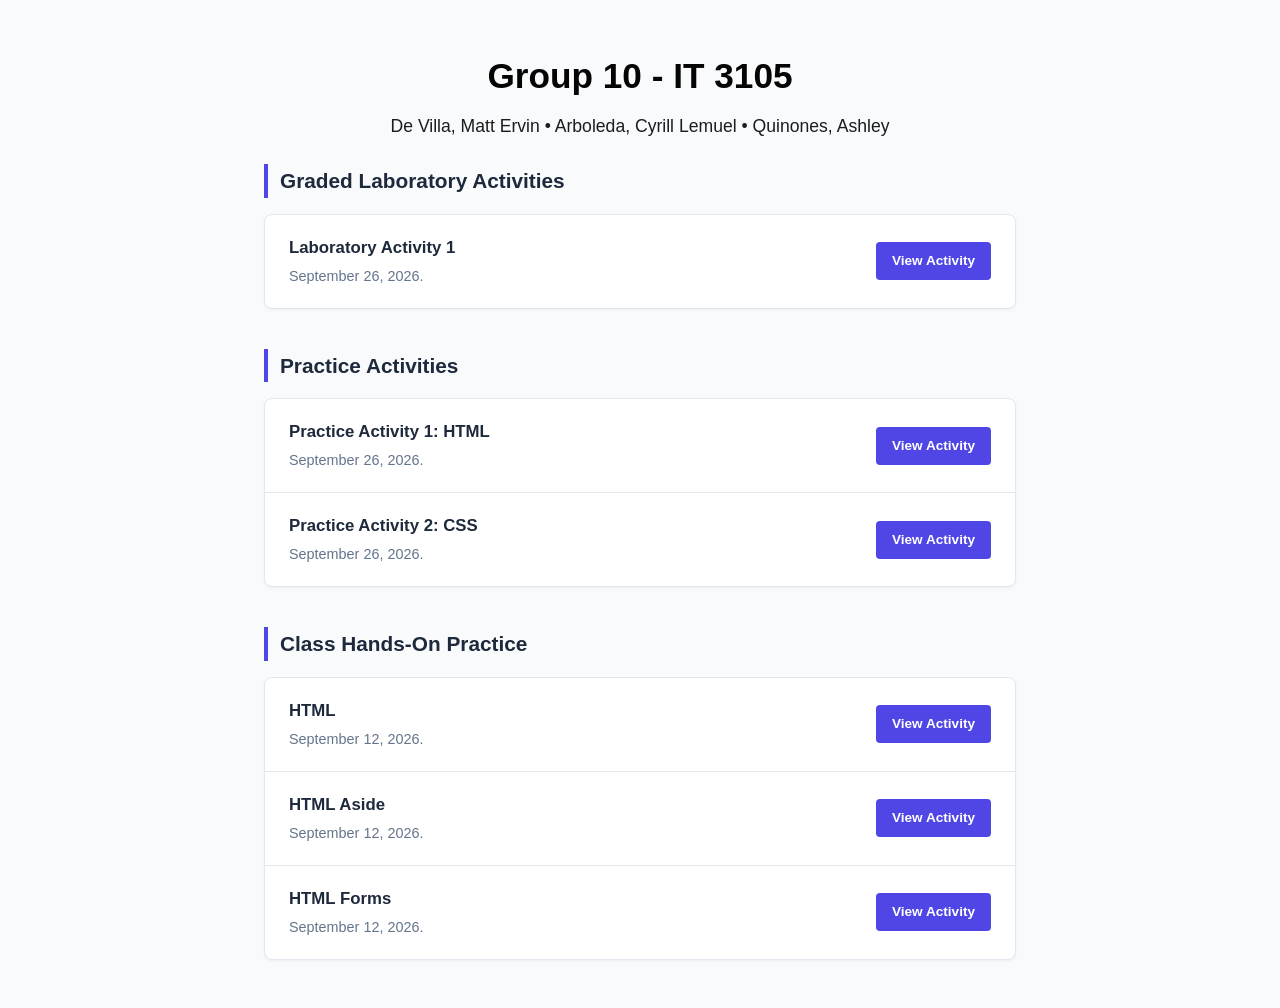
<file: index.html>
<!DOCTYPE html>
<html lang="en">
<head>
    <meta charset="UTF-8">
    <meta name="viewport" content="width=device-width, initial-scale=1.0">
    <title>Class Activity Repository</title>
    <link rel="stylesheet" href="style.css">
</head>
<body>

    <!-- Banner Header -->
    <header>
        <h1>Group 10 - IT 3105</h1>
        <p>De Villa, Matt Ervin &bull; Arboleda, Cyrill Lemuel &bull; Quinones, Ashley</p>
    </header>

    <!-- Main Content Area -->
    <main>
        
        <!-- Section: Current Module -->
        <h2 class="section-title">Graded Laboratory Activities</h2>
        <ul class="activity-list">
            <li>
                <span class="activity-info">
                    <strong>Laboratory Activity 1</strong>
                    <p>September 26, 2026.</p>
                </span>
                <a href="Laboratory activities\laboratory_1.html" class="btn">View Activity</a>
            </li>
        </ul>

        <!-- Practice Acts -->

        <h2 class="section-title">Practice Activities</h2>
        <ul class="activity-list">
            <li>
                <span class="activity-info">
                    <strong>Practice Activity 1: HTML</strong>
                    <p>September 26, 2026.</p>
                </span>
                <a href="#" class="btn">View Activity</a>
            </li>
            <li>
                <span class="activity-info">
                    <strong>Practice Activity 2: CSS</strong>
                    <p>September 26, 2026.</p>
                </span>
                <a href="#" class="btn">View Activity</a>
            </li>
        </ul>

        <!-- Class Hands- On Practice-->

        <h2 class="section-title">Class Hands-On Practice</h2>
        <ul class="activity-list">
            <li>
                <span class="activity-info">
                    <strong>HTML</strong>
                    <p>September 12, 2026.</p>
                </span>
                <a href="#" class="btn">View Activity</a>
            </li>
            <li>
                <span class="activity-info">
                    <strong>HTML Aside</strong>
                    <p>September 12, 2026.</p>
                </span>
                <a href="#" class="btn">View Activity</a>
            </li>
            <li>
                <span class="activity-info">
                    <strong>HTML Forms</strong>
                    <p>September 12, 2026.</p>
                </span>
                <a href="#" class="btn">View Activity</a>
            </li>
        </ul>

    </main>

</body>
</html>
</file>
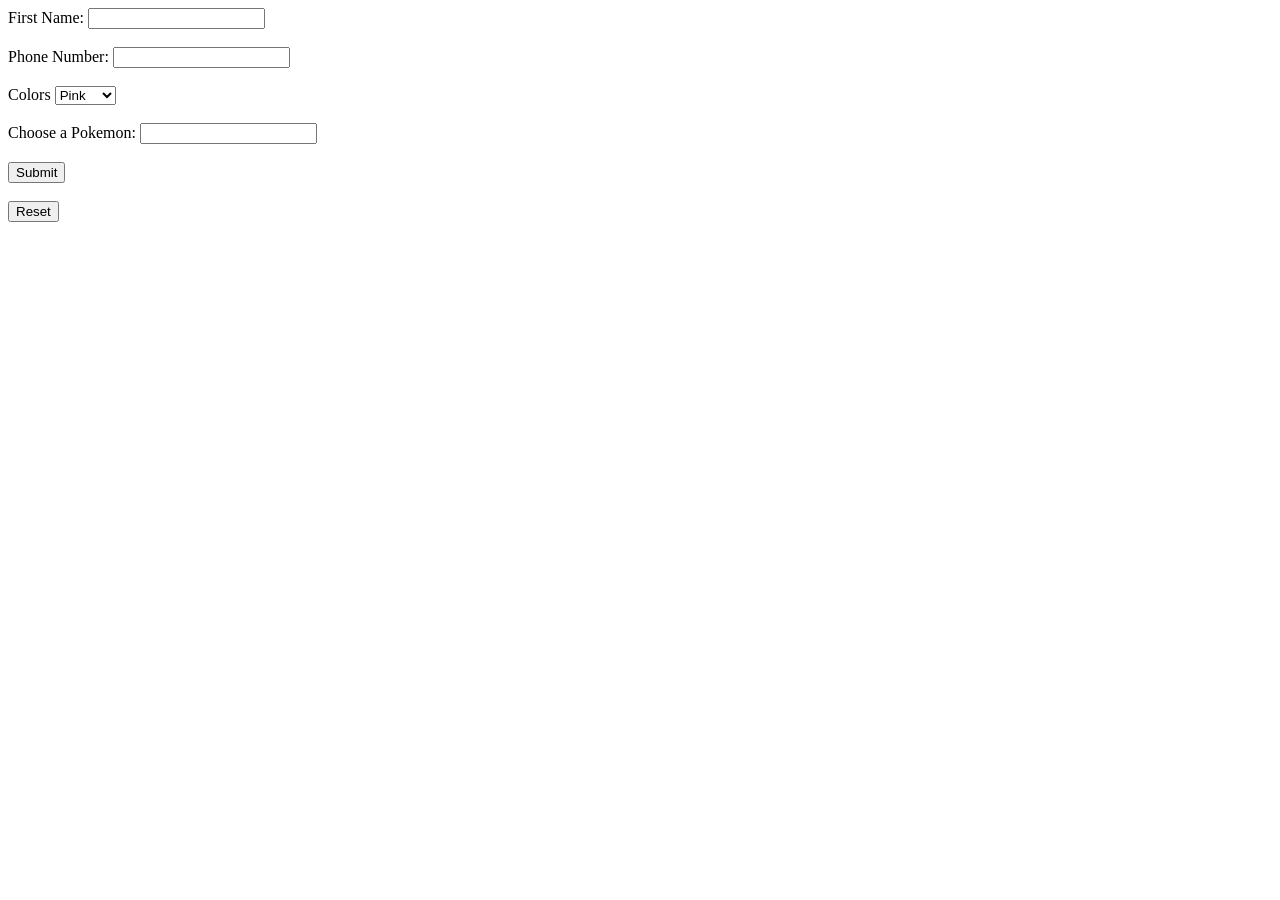
<file: practice 1 html forms.html>
<!DOCTYPE html>
<html lang="en">
<head>
    <meta charset="UTF-8">
    <meta name="viewport" content="width=device-width, initial-scale=1.0">
    <title>Document</title>
</head>

<body>
    <form>
        <label for="firstname">First Name:</label>
        <input type="text" name="firstname" id="firstname">
        <br><br>
        <la.bel for="phonenumber">Phone Number:</label>
        <input type="tel" id="phone" pattern="[0-9]{4}-[0-9]{3}-[0-9]{4}">
        <br><br>
        <label for="colors">Colors</label>
        <select id="colors">
            <option value="pink">Pink</option>
            <option value="blue">Blue</option>
            <option value="red">Red</option>
            <option value="green">Green</option>
            <option value="purple">Purple</option>
        </select>
        <br><br>
        <label for="pk-choice">Choose a Pokemon:</label>
        <input list="pk-opts" id="pk-choice" name="pk-choice">
        <datalist id="pk-opts">
            <option value="Pikachu"></option>
            <option value="Jigglypuff"></option>
            <option value="Squirtle"></option>
            <option value="Psyduck"></option>
        </datalist>
        <br><br>
        <button type="submit">Submit</button>
        <br><br>
        <button type="reset">Reset</button>
    </form>
</body>

</html>
</file>
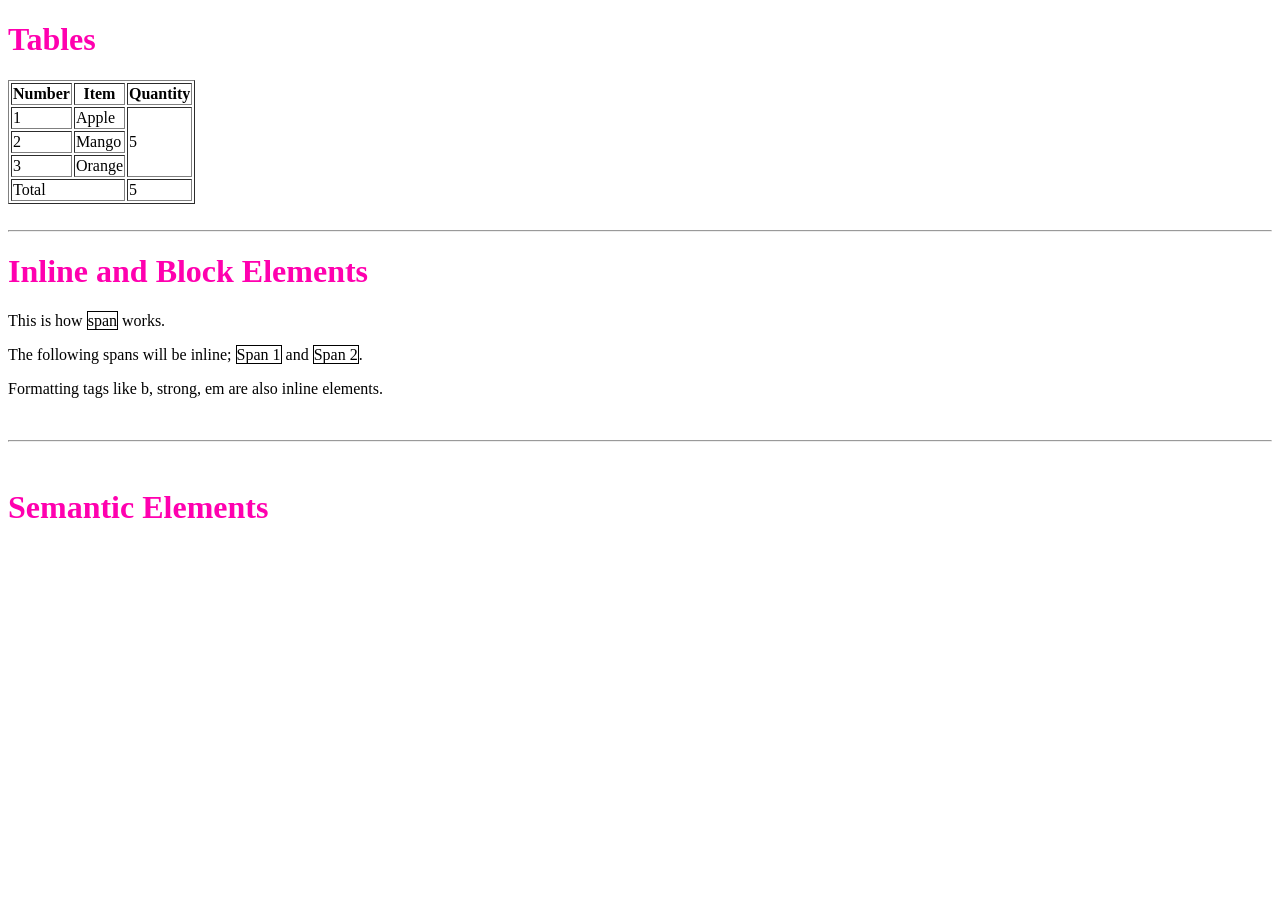
<file: Practice1.html>
<!DOCTYPE html>
<html lang="en">
<head>
    <meta charset="UTF-8">
    <meta name="viewport" content="width=device-width, initial-scale=1.0">
    <title>Document</title>
</head>
<body>
    <h1>Tables</h1>
    <table border="1">
    <tr>
        <th>Number</th>
        <th>Item</th>
        <th>Quantity</th>
    </tr>
    <tr>
        <td>1</td>
        <td>Apple</td>
        <td rowspan="3">5</td>
    </tr>
    <tr>
        <td>2</td>
        <td>Mango</td>
    </tr>
    <tr>
        <td>3</td>
        <td>Orange</td>
    </tr>
    <tr>
        <td colspan="2">Total</td>
        <td>5</td>
    </tr>
</table>

<br>
<hr>

<h1>Inline and Block Elements</h1>

<p>This is how <span style="border: 1px solid black">span</span> works. </p>
<p>The following spans will be  inline; <span style="border: 1px solid black">Span 1</span> and
<span style="border: 1px solid black;">Span 2</span>.</p>
<p>Formatting tags like b, strong, em are also inline elements.</p>


<br>
<hr>
<br>

<h1>Semantic Elements</h1>

<style>
    h1 {
        color: rgb(255, 0, 175);
    }
    .div1 {
        color: rgb(98, 12, 36);
    } 
    .div2 {
        color: rgb(177, 150, 0);
    }

</style>

</body>
</html>
</file>
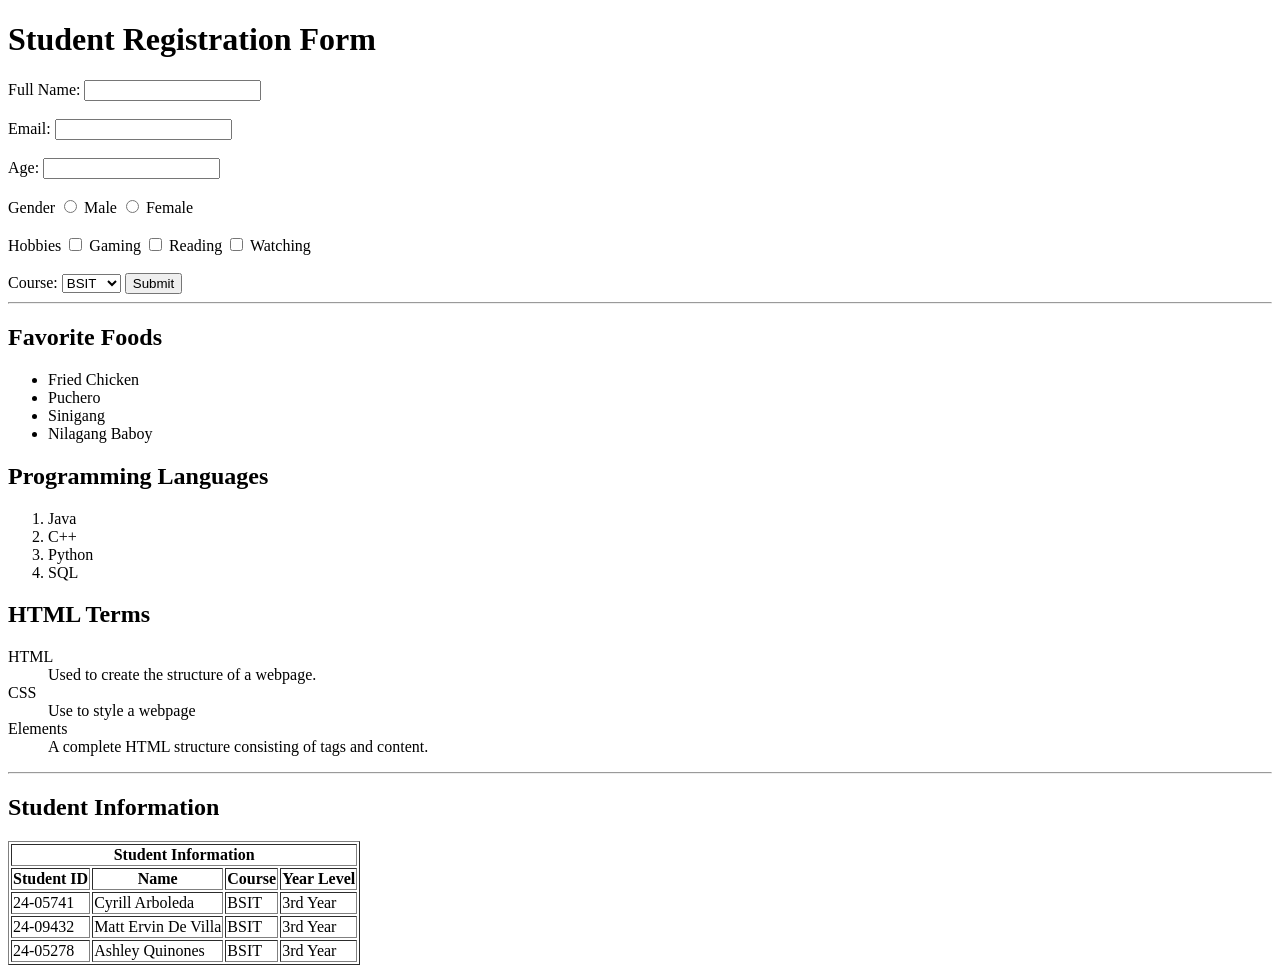
<file: Laboratory activities/laboratory_1.html>
<!DOCTYPE html>
<html lang="en">
<head>
    <meta charset="UTF-8">
    <meta name="viewport" content="width=device-width, initial-scale=1.0">
    <title>Student Registration Form</title>
</head>
<body>
    <h1>Student Registration Form</h1>
    <form>
        <label for="fullname">Full Name:</label>
        <input type="text" name="fullname" id="fullname">
        <br><br>
        
        <label for="email">Email:</label>
        <input type="text" name="email" id="email">
        <br><br>
        
        <label for="age">Age:</label>
        <input type="text" name="age" id="age">
        <br><br>
        
        <label>Gender</label>
        <input type="radio" id="male" name="gender" value="Male">
        <label for="male">Male</label>
        <input type="radio" id="female" name="gender" value="female">
        <label for="female">Female</label>
        <br><br>

        <label>Hobbies</label>
        <input type="checkbox" id="gaming" name="hobbies" value="gaming">
        <label for="gaming">Gaming</label>
        <input type="checkbox" id="reading" name="hobbies" value="reading">
        <label for="reading">Reading</label>
        <input type="checkbox" id="watching" name="hobbies" value="watching">
        <label for="watching">Watching</label>
        <br><br>

        <label for="course">Course:</label>
        <select name="course" id="course">
            <option value="bsit">BSIT</option>
            <option value="bscs">BSCS</option>
        </select>

        <button type="submit">Submit</button>
    </form>

    <hr>

    <h2>Favorite Foods</h2>
    
    <ul>
        <li>Fried Chicken</li>
        <li>Puchero</li>
        <li>Sinigang</li>
        <li>Nilagang Baboy</li>
    </ul>

    <h2>Programming Languages</h2>

    <ol>
        <li>Java</li>
        <li>C++</li>
        <li>Python</li>
        <li>SQL</li>
    </ol>

    <h2>HTML Terms</h2>

    <dl>
        <dt>HTML</dt>
        <dd>Used to create the structure of a webpage.</dd>
        
        <dt>CSS</dt>
        <dd>Use to style a webpage</dd>

        <dt>Elements</dt>
        <dd>A complete HTML structure consisting of tags and content.</dd>
    </dl>

    <hr>

    <h2>Student Information</h2>

    <table border="1">
    <tr>
        <th colspan="4">Student Information</th>
    </tr>

    <tr>
        <th>Student ID</th>
        <th>Name</th>
        <th>Course</th>
        <th>Year Level</th>
    </tr>

    <tr>
        <td>24-05741</td>
        <td>Cyrill Arboleda</td>
        <td>BSIT</td>
        <td>3rd Year</td>
    </tr>

    <tr>
        <td>24-09432</td>
        <td>Matt Ervin De Villa</td>
        <td>BSIT</td>
        <td>3rd Year</td>
    </tr>

    <tr>
        <td>24-05278</td>
        <td>Ashley Quinones</td>
        <td>BSIT</td>
        <td>3rd Year</td>
    </tr>


</body>
</file>
<file: style.css>
:root {
    --primary: #4f46e5;
    --primary-dark: #4338ca;
    --bg-color: #f8fafc;
    --card-bg: #ffffff;
    --text-main: #1e293b;
    --text-muted: #64748b;
    --border-color: #e2e8f0;
}

* {
    margin: 0;
    padding: 0;
    box-sizing: border-box;
    font-family: 'Segoe UI', Tahoma, Geneva, Verdana, sans-serif;
}

body {
    background-color: var(--bg-color);
    color: var(--text-main);
    line-height: 1.6;
}

/* Banner Header */
header {
    color: rgb(5, 5, 5);
    padding: 3rem 2rem;
    text-align: center;
}

header h1 {
    font-size: 2.2rem;
    margin-bottom: 0.5rem;
}

header p {
    font-size: 1.1rem;
    opacity: 0.9;
    max-width: 600px;
    margin: 0 auto;
}

/* Main Container */
main {
    max-width: 800px;
    margin: -1.5rem auto 3rem auto;
    padding: 0 1.5rem;
}

/* Section Styling */
.section-title {
    font-size: 1.3rem;
    margin-bottom: 1rem;
    color: var(--text-main);
    border-left: 4px solid var(--primary);
    padding-left: 0.75rem;
}

/* Simple List Styling */
.activity-list {
    list-style: none;
    background: var(--card-bg);
    border: 1px solid var(--border-color);
    border-radius: 8px;
    box-shadow: 0 1px 3px 0 rgba(0, 0, 0, 0.05);
    margin-bottom: 2.5rem;
    overflow: hidden;
}

.activity-list li {
    display: flex;
    justify-content: space-between;
    align-items: center;
    padding: 1.25rem 1.5rem;
    border-bottom: 1px solid var(--border-color);
    gap: 1rem;
}

.activity-list li:last-child {
    border-bottom: none;
}

.activity-info strong {
    display: block;
    font-size: 1.05rem;
    color: var(--text-main);
    margin-bottom: 0.2rem;
}

.activity-info p {
    color: var(--text-muted);
    font-size: 0.9rem;
}

/* Buttons */
.btn {
    display: inline-block;
    background-color: var(--primary);
    color: white;
    padding: 0.5rem 1rem;
    border-radius: 4px;
    text-decoration: none;
    font-size: 0.85rem;
    font-weight: 600;
    white-space: nowrap;
    transition: background-color 0.2s;
}

.btn:hover {
    background-color: var(--primary-dark);
}

.btn.secondary {
    background-color: #e2e8f0;
    color: var(--text-main);
}

.btn.secondary:hover {
    background-color: #cbd5e1;
}

/* Footer */
footer {
    text-align: center;
    padding: 2rem;
    color: var(--text-muted);
    font-size: 0.85rem;
    border-top: 1px solid var(--border-color);
    background: white;
}
</file>
